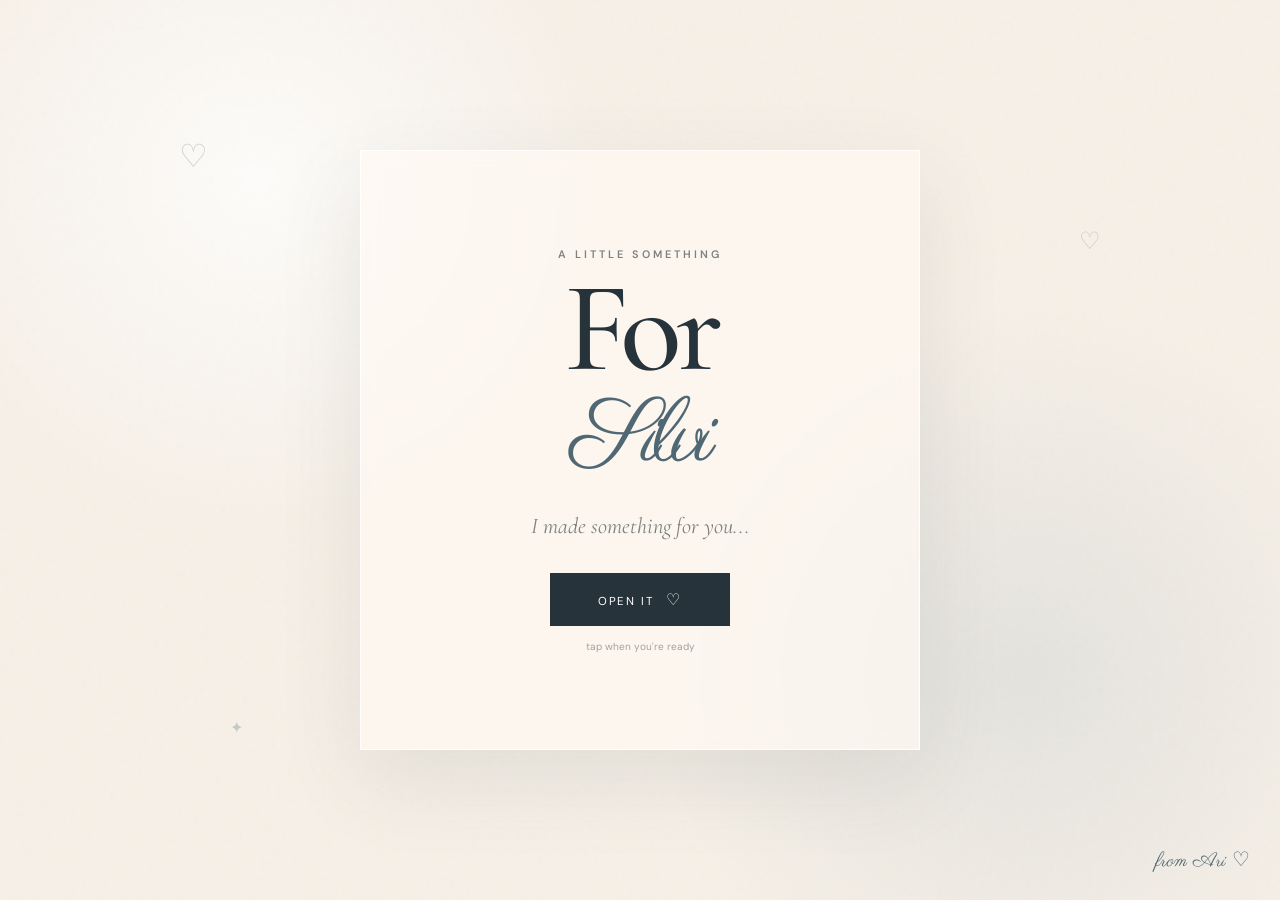
<file: index.html>
<!DOCTYPE html>
<html lang="id">
<head>
  <link rel="icon" type="image/png" href="assets/favicon.png">
  <meta charset="UTF-8">
  <meta name="viewport" content="width=device-width, initial-scale=1.0">
  <title>For Silvi ♡</title>
  <link rel="preconnect" href="https://fonts.googleapis.com">
  <link rel="preconnect" href="https://fonts.gstatic.com" crossorigin>
  <link href="https://fonts.googleapis.com/css2?family=Cormorant+Garamond:wght@400;500;600;700&family=DM+Sans:wght@400;500;600&family=Parisienne&display=swap" rel="stylesheet">
  <link rel="stylesheet" href="style.css">
</head>
<body>
  <main class="opening page-enter">
    <div class="grain"></div>
    <div class="floating-heart heart-1">♡</div>
    <div class="floating-heart heart-2">♡</div>
    <div class="floating-heart heart-3">✦</div>

    <section class="opening-card">
      <p class="eyebrow">A LITTLE SOMETHING</p>
      <h1>For<br><span>Silvi</span></h1>
      <p class="intro">I made something for you...</p>

      <button id="openButton" class="open-button">
        <span>OPEN IT</span>
        <span>♡</span>
      </button>

      <p class="hint">tap when you're ready</p>
    </section>

    <div class="corner-note">from Ari ♡</div>
  </main>

  <script src="script.js"></script>
</body>
</html>
</file>
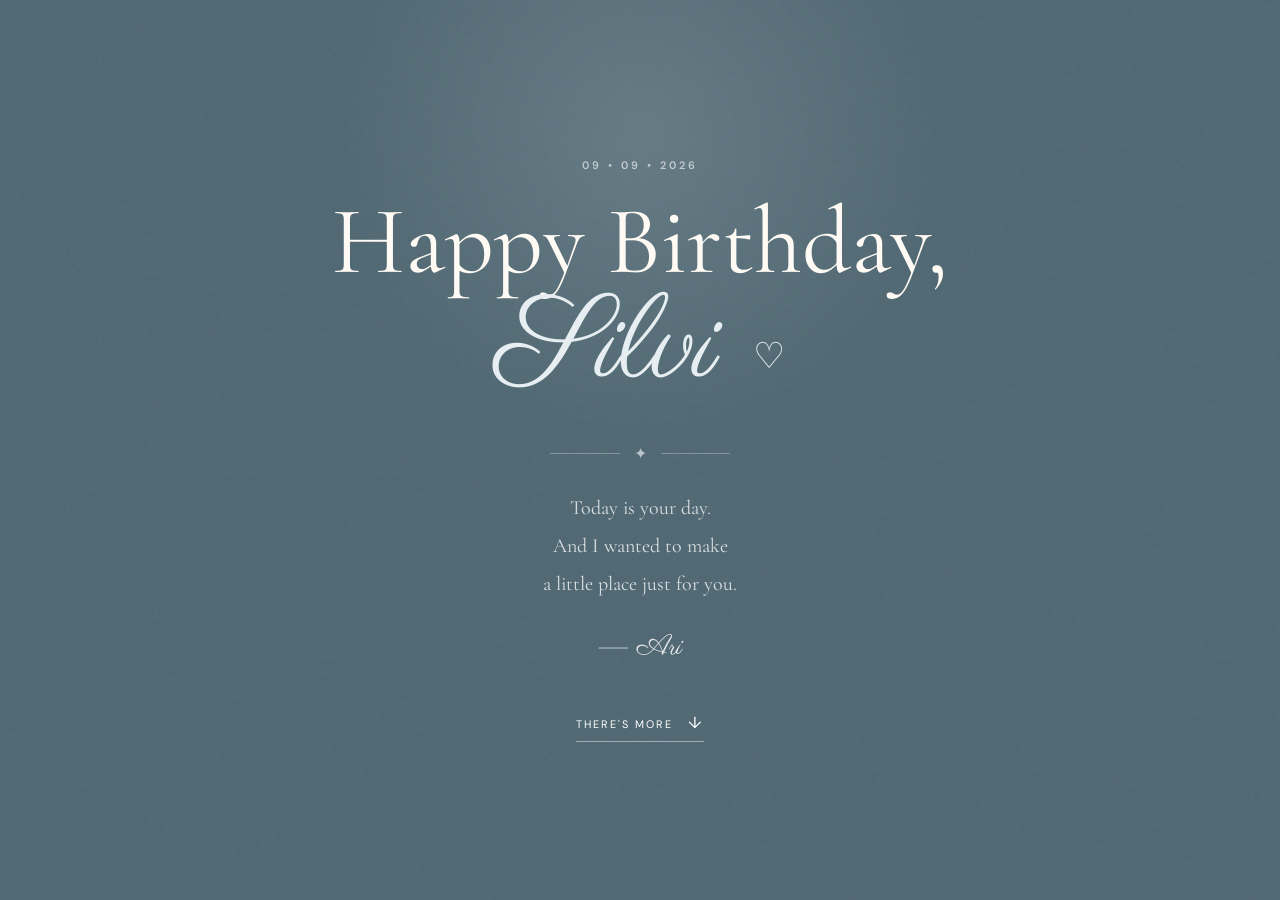
<file: birthday.html>
<!DOCTYPE html>
<html lang="id">
<head>
  <link rel="icon" type="image/png" href="assets/favicon.png">
  <meta charset="UTF-8">
  <meta name="viewport" content="width=device-width, initial-scale=1.0">
  <title>Happy Birthday, Silvi ♡</title>
  <link rel="preconnect" href="https://fonts.googleapis.com">
  <link rel="preconnect" href="https://fonts.gstatic.com" crossorigin>
  <link href="https://fonts.googleapis.com/css2?family=Cormorant+Garamond:wght@400;500;600;700&family=DM+Sans:wght@400;500;600&family=Parisienne&display=swap" rel="stylesheet">
  <link rel="stylesheet" href="style.css">
</head>
<body class="birthday-page">
  <main class="birthday-screen page-enter">
    <div class="grain"></div>
    <div id="hearts" aria-hidden="true"></div>

    <section class="birthday-content">
      <p class="eyebrow">09 • 09 • 2026</p>
      <h1>Happy Birthday,</h1>
      <h2>Silvi <span>♡</span></h2>

      <div class="divider"><span>✦</span></div>

      <p class="message">
        Today is your day.<br>
        And I wanted to make<br>
        a little place just for you.
      </p>

      <p class="signature">— Ari</p>

      <button id="continueButton" class="continue-button">
        <span>THERE'S MORE</span>
        <span>↓</span>
      </button>
    </section>
  </main>

  <script src="birthday.js"></script>
</body>
</html>
</file>
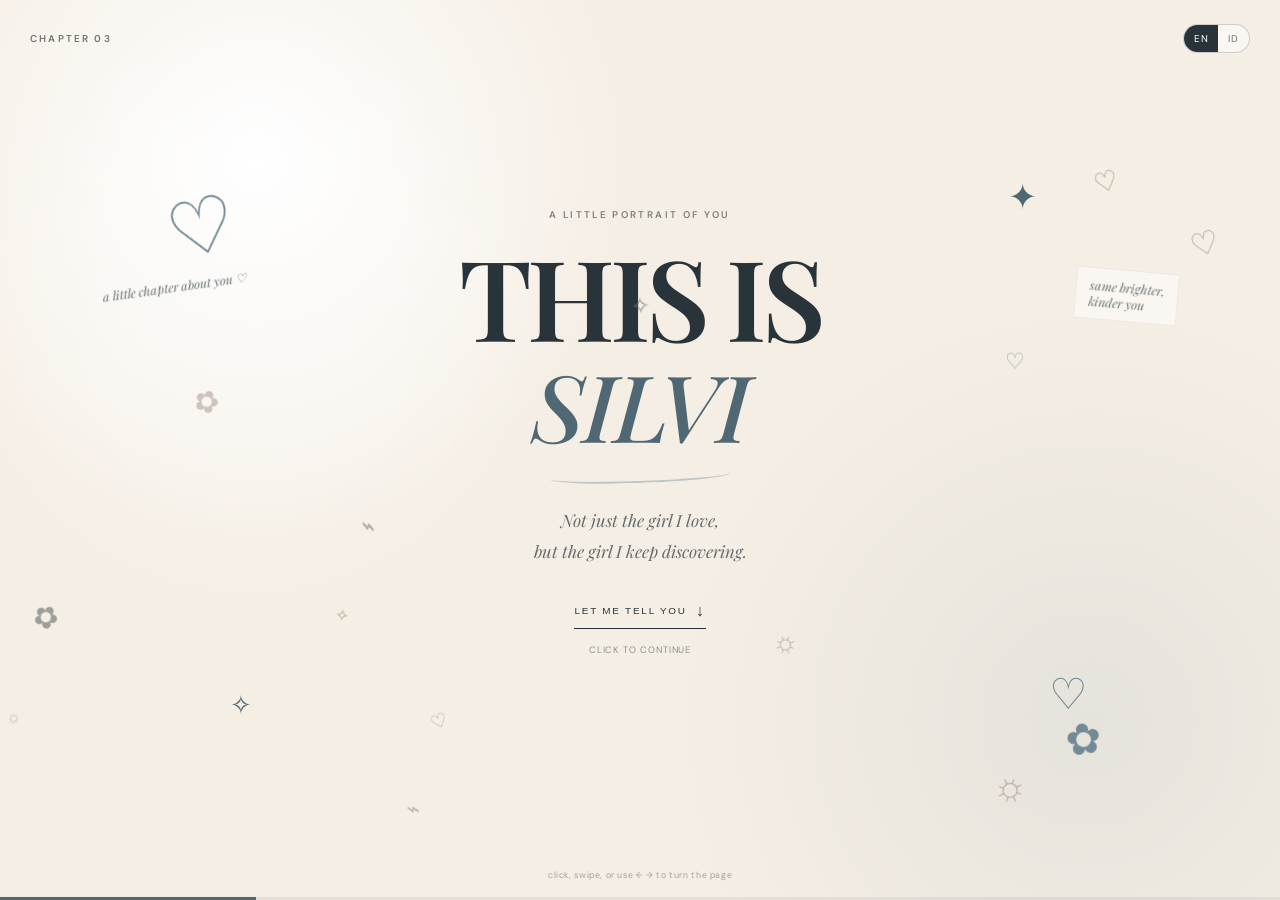
<file: chapter3.html>
<!DOCTYPE html>
<html lang="en">
<head>
  <link rel="icon" type="image/png" href="assets/favicon.png">
  <meta charset="UTF-8">
  <meta name="viewport" content="width=device-width, initial-scale=1.0">
  <title>This Is Silvi ♡</title>

  <link rel="preconnect" href="https://fonts.googleapis.com">
  <link rel="preconnect" href="https://fonts.gstatic.com" crossorigin>
  <link href="https://fonts.googleapis.com/css2?family=DM+Sans:wght@400;500;600&family=Playfair+Display:ital,wght@0,400;0,500;0,600;0,700;1,400;1,500;1,600&display=swap" rel="stylesheet">

  <link rel="stylesheet" href="chapter3.css">
</head>

<body class="chapter3-page">

  <div id="pageTransition" class="page-transition" aria-hidden="true"></div>

  <!-- Doodle rain layer -->
  <div id="doodleRain" class="doodle-rain" aria-hidden="true"></div>

  <header class="chapter-top">
    <span class="chapter-mark">CHAPTER 03</span>

    <div class="lang-switch" aria-label="Language">
      <button id="langEN" type="button">EN</button>
      <button id="langID" type="button">ID</button>
    </div>
  </header>

  <div class="progress">
    <span id="progressFill"></span>
  </div>

  <main class="book" id="book">

    <!-- =====================================================
         COVER
         ===================================================== -->
    <section class="page cover active" data-page="0">

      <div class="paper-glow"></div>

      <div class="doodle heart heart-1">♡</div>
      <div class="doodle heart heart-2">♡</div>
      <div class="doodle star star-1">✦</div>
      <div class="doodle star star-2">✧</div>
      <div class="doodle flower flower-1">✿</div>
      <div class="doodle tiny-note note-1">a little chapter about you ♡</div>
      <div class="doodle tiny-note note-2">same brighter,<br>kinder you</div>

      <div class="page-content cover-content">

        <p
          class="eyebrow"
          data-en="A LITTLE PORTRAIT OF YOU"
          data-id="SEDIKIT TENTANG KAMU">
        </p>

        <h1
          data-en="THIS IS<br><em>SILVI</em>"
          data-id="INI<br><em>SILVI</em>">
        </h1>

        <div class="scribble-line"></div>

        <p
          class="lead"
          data-en="Not just the girl I love,<br>but the girl I keep discovering."
          data-id="Bukan cuma seseorang yang aku sayang,<br>tapi seseorang yang terus aku kenal lebih dalam.">
        </p>

        <button class="next-btn cover-btn" data-next="1" type="button">
          <span
            data-en="LET ME TELL YOU"
            data-id="BIAR AKU CERITAIN">
          </span>
          <b>↓</b>
        </button>

        <p
          class="click-hint"
          data-en="click to continue"
          data-id="klik untuk lanjut">
        </p>

      </div>
    </section>


    <!-- =====================================================
         01 - TALKATIVE
         ===================================================== -->
    <section class="page dark" data-page="1">

      <div class="paper-tear left"></div>

      <div class="doodle speech">
        <span data-en="so many<br>stories..." data-id="banyak banget<br>cerita..."></span>
      </div>

      <div class="doodle sparkle sp-1">✦</div>
      <div class="doodle sparkle sp-2">✧</div>
      <div class="doodle little-envelope">♡</div>

      <div class="page-content story-content">

        <div class="number">01 / 04</div>

        <p
          class="eyebrow"
          data-en="THE TALKATIVE ONE"
          data-id="YANG BANYAK CERITA">
        </p>

        <h2
          data-en="You always<br>have something to say."
          data-id="Kamu selalu<br>punya sesuatu untuk diceritakan.">
        </h2>

        <p
          class="body-copy"
          data-en="You're talkative. Very talkative, actually.<br><br>You always have something to comment on, something to talk about, or somehow know a place I've never heard of before.<br><br>You can turn the simplest moment into a whole conversation."
          data-id="Kamu itu banyak bicara. Bangett.<br><br>Mesti ada sesuatu yang pengen kamu komentari, sesuatu yang pengen kamu ceritakan, atau entah gimana kamu mesti tau tempat yang bahkan belum pernah aku dengar.<br><br>Kamu bisa ngebuat hal sesederhana apa pun berubah jadi sebuah obrolan panjang.">
        </p>

        <p
          class="hand-note"
          data-en="And honestly... I like listening."
          data-id="Dan jujur... aku sukaa dengerinyaa.">
        </p>

        <button class="next-btn" data-next="2" type="button">
          <span data-en="NEXT" data-id="LANJUT"></span>
          <b>→</b>
        </button>
      </div>
    </section>


    <!-- =====================================================
         02 - OWN MIND
         ===================================================== -->
    <section class="page paper" data-page="2">

      <div class="doodle circle-note">
        <span data-en="keep<br>being<br>you ♡" data-id="tetap<br>jadi<br>dirimu ♡"></span>
      </div>

      <div class="doodle bow">୨୧</div>
      <div class="doodle star star-3">✦</div>
      <div class="doodle sketch-line">〰</div>

      <div class="page-content story-content">

        <div class="number">02 / 04</div>

        <p
          class="eyebrow"
          data-en="THE GIRL WITH HER OWN MIND"
          data-id="WANITA DENGAN PENDIRIANNYA SENDIRI">
        </p>

        <h2
          data-en="You know<br>what you want, then you learn it."
          data-id="Kamu tahu<br>apa yang kamu mau, lalu kamu belajar itu.">
        </h2>

        <p
          class="body-copy"
          data-en="One of the things I like about you is that you have your own mind.<br><br>You know what you like. You know what you don't like. And you don't simply change your mind because someone else thinks differently.<br><br>You have your own way of seeing things."
          data-id="Salah satu hal yang aku suka dari kamu adalah kamu punya pendirian sendiri.<br><br>Kamu tahu apa yang kamu suka. Kamu tahu apa yang nggak kamu suka. Dan kamu nggak gitu saja ngubah pendirian cuma karena orang lain punya pendapat berbeda.<br><br>Kamu punya caramu sendiri dalam melihat sesuatu.">
        </p>

        <p
          class="hand-note blue-note"
          data-en="And I think that's something special about you."
          data-id="Dan menurutku, itu salah satu hal yang ngebuat kamu istimewa.">
        </p>

        <button class="next-btn" data-next="3" type="button">
          <span data-en="NEXT" data-id="LANJUT"></span>
          <b>→</b>
        </button>
      </div>
    </section>


    <!-- =====================================================
         03 - SOFTER SIDE
         ===================================================== -->
    <section class="page blue" data-page="3">

      <div class="doodle cloud">☁</div>
      <div class="doodle cloud-heart">♡</div>
      <div class="doodle sun">☼</div>
      <div class="doodle star star-4">☆</div>

      <div class="page-content story-content">

        <div class="number">03 / 04</div>

        <p
          class="eyebrow"
          data-en="THE SIDE I KNOW"
          data-id="SISI YANG AKU TAHU">
        </p>

        <h2
          data-en="You don't always<br>have to be strong."
          data-id="Kamu nggak harus<br>selalu kuat.">
        </h2>

        <p
          class="body-copy"
          data-en="People might see you as independent. Someone who can handle things on her own.<br><br>But I know there's another side of you.<br><br>A softer side. A little spoiled. A little vulnerable. A side that doesn't always have to pretend she's okay."
          data-id="Orang mungkin ngelihatmu sebagai seseorang yang mandiri. Seseorang yang bisa menghadapi semuanya sendiri.<br><br>Tapi aku tau ada sisi lain dari dirimu.<br><br>Sisi yang lebih lembut. Sedikit manja. Sedikit rentan. Sisi yang nggak selalu harus berpura-pura baik-baik saja.">
        </p>

        <p
          class="hand-note light-note"
          data-en="You don't have to be strong around me."
          data-id="Kamu nggak harus selalu kuat kalau sama aku.">
        </p>

        <button class="next-btn light-btn" data-next="4" type="button">
          <span data-en="ONE LAST THING" data-id="SATU HAL LAGI"></span>
          <b>→</b>
        </button>
      </div>
    </section>


    <!-- =====================================================
         04 - THIS IS YOU
         ===================================================== -->
    <section class="page final" data-page="4">

      <div class="doodle final-heart">♡</div>
      <div class="doodle final-star">✦</div>
      <div class="doodle final-flower">✿</div>

      <div class="page-content story-content">

        <div class="number">04 / 04</div>

        <p
          class="eyebrow"
          data-en="THIS IS YOU"
          data-id="INI KAMU">
        </p>

        <h2
          data-en="I wouldn't<br>change you."
          data-id="Aku nggak akan<br>mengubahmu.">
        </h2>

        <p
          class="body-copy"
          data-en="The talkative you.<br>The independent you.<br>The stubborn you.<br>The funny you.<br>The spoiled you.<br>The vulnerable you.<br><br>All of it."
          data-id="Kamu yang cerewet.<br>Kamu yang mandiri.<br>Kamu yang punya pendirian.<br>Kamu yang suka bercanda.<br>Kamu yang manja.<br>Kamu yang rentan.<br><br>Semuanya.">
        </p>

        <div
          class="final-line"
          data-en="If someone asked me now,<br>“What is Silvi like?”<br><strong>Silvi is just Silvi :D</strong>"
          data-id="Kalau sekarang ada yang bertanya,<br>“Silvi itu orangnya seperti apa?”<br><strong>Silvi ya Silvi :D</strong>">
        </div>

        <a
          class="home-btn"
          href="chapter4/chapter4.html"
          data-en="NEXT CHAPTER →"
          data-id="CHAPTER BERIKUTNYA →">
        </a>
      </div>
    </section>

  </main>

  <div
    id="hint"
    class="hint"
    data-en="click, swipe, or use ← → to turn the page"
    data-id="klik, swipe, atau gunakan ← → untuk berpindah halaman">
  </div>

  <script src="chapter3.js"></script>
</body>
</html>
</file>
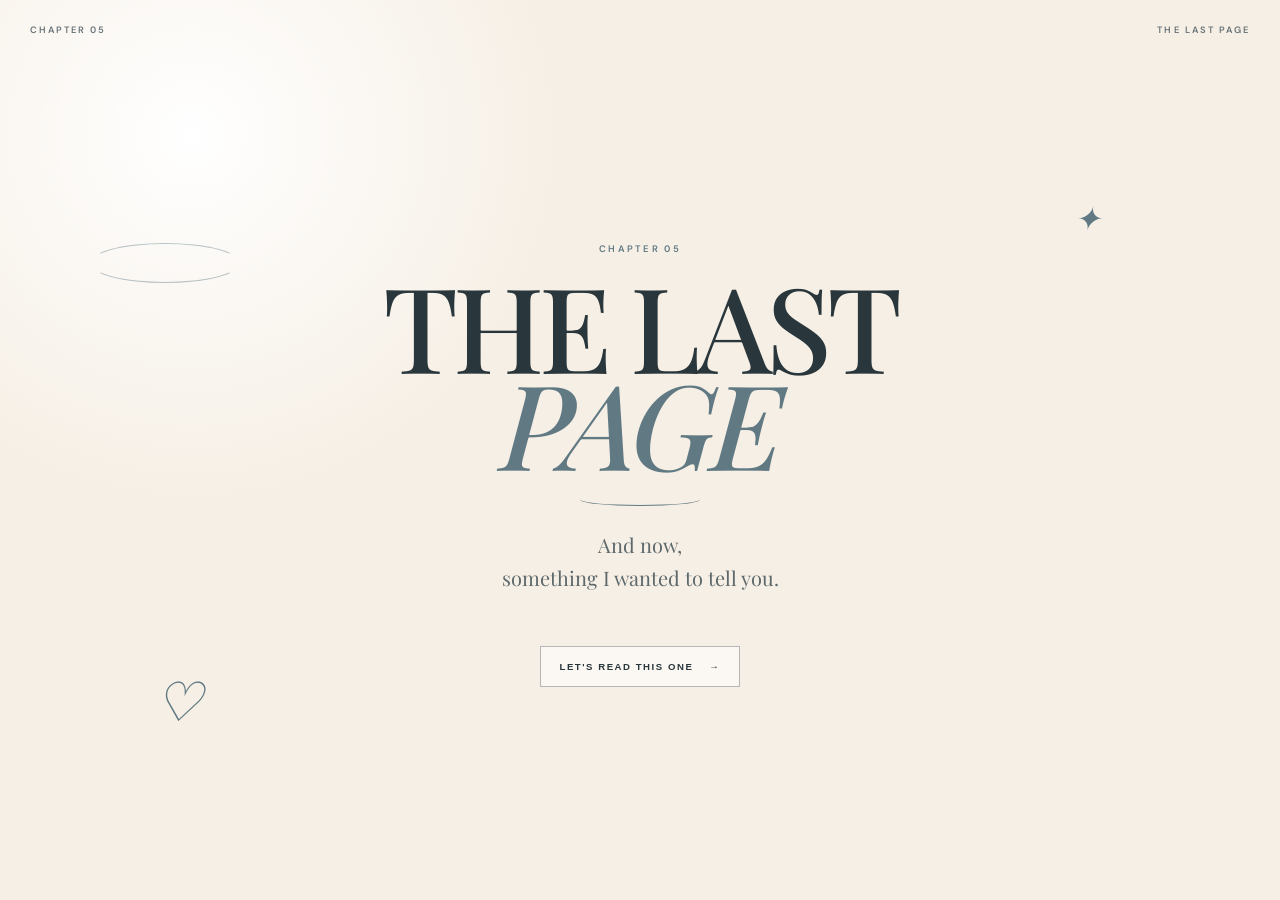
<file: chapter5.html>
<!DOCTYPE html><html lang="en"><head><link rel="icon" type="image/png" href="assets/favicon.png"><meta charset="UTF-8"><meta name="viewport" content="width=device-width,initial-scale=1.0"><title>The Last Page ♡</title><link rel="preconnect" href="https://fonts.googleapis.com"><link rel="preconnect" href="https://fonts.gstatic.com" crossorigin><link href="https://fonts.googleapis.com/css2?family=DM+Sans:wght@400;500;600&family=Parisienne&family=Playfair+Display:ital,wght@0,400;0,500;0,600;0,700;1,400;1,500&display=swap" rel="stylesheet"><link rel="stylesheet" href="chapter5.css"></head><body><div id="rain" class="rain"></div><div id="transition" class="transition"><span>♡</span><span>✦</span><span>✿</span></div><header class="top"><span>CHAPTER 05</span><span>THE LAST PAGE</span></header><main id="book">
<section class="page active"><i class="doodle heart">♡</i><i class="doodle star">✦</i><i class="scribble a"></i><div class="content"><p class="eyebrow">CHAPTER 05</p><h1>THE LAST<br><em>PAGE</em></h1><div class="line"></div><p class="lead">And now,<br>something I wanted to tell you.</p><button class="main next" data-target="1">LET'S READ THIS ONE <b>→</b></button></div></section>
<section class="page"><i class="doodle flower">✿</i><i class="doodle star two">✧</i><div class="content"><p class="count">01 / 03</p><p class="eyebrow">IF I HAD TO DESCRIBE US</p><h2>I don't think I need<br>a <em>perfect story.</em></h2><div class="card"><p>I just like the one where<br>I get to know you<br>a little more every day.</p><span>and I mean that. ♡</span></div><button class="text next" data-target="2">NEXT <b>→</b></button></div></section>
<section class="page"><i class="doodle heart two">♡</i><i class="doodle flower two">✿</i><div class="content"><p class="count">02 / 03</p><p class="eyebrow">THINGS I HOPE FOR YOU</p><h2>Keep being<br><em>you.</em></h2><div class="hopes"><p>I hope you keep being the girl who has something to say about everything.</p><p>I hope you keep finding new places, making random jokes, and doing things your own way.</p><p>And when things get heavy,</p><p class="soft">I hope you remember that<br>you don't always have to be strong.</p></div><p class="hand">take your time ♡</p><button class="text next" data-target="3">ONE MORE <b>→</b></button></div></section>
<section class="page"><i class="doodle big">♡</i><i class="scribble b"></i><div class="content"><p class="count">03 / 03</p><p class="eyebrow">ONE MORE THING</p><p class="intro">Among all the things<br>I got to know about you,</p><p class="hand">my favorite one is simply...</p><h2>that somehow,<br>you became<br><em>my person.</em></h2><button class="main next" data-target="4">OPEN MY LAST MESSAGE <b>♡</b></button></div></section>
<section class="page final"><i class="doodle final-star">✦</i><i class="doodle final-heart">♡</i><div class="final-layout"><div class="photo"><img src="assets/silvi-final.jpg" alt="Silvi with birthday cake" onerror="this.style.display='none';document.getElementById('ph').style.display='flex'"><div id="ph"><strong>YOUR PHOTO</strong><small>replace with assets/silvi-final.jpg</small></div><span>one of my favorite views ♡</span></div><div class="message"><p class="eyebrow">ONE LAST THING</p><h2>Happy Birthday,<br><em>Silvi ♡</em></h2><div class="line left"></div><p>Keep laughing.<br>Keep talking about everything.<br>Keep becoming the person<br>you're meant to be.</p><p class="muted">I hope this year is kind to you.<br>And I hope you know how loved you are.</p><div class="signature">— Ari</div><div class="date">25.07.2026 → ∞</div></div></div><button id="again" class="again">HOME ↗</button></section></main><script src="chapter5.js"></script></body></html>
</file>
<file: style.css>
* {
  box-sizing: border-box;
  margin: 0;
  padding: 0;
}

:root {
  --cream: #f6f0e7;
  --paper: #fffaf3;
  --ink: #27333a;
  --muted: #7d817f;
  --blue: #829baa;
  --blue-dark: #506873;
}

html, body {
  min-height: 100%;
}

body {
  color: var(--ink);
  font-family: "DM Sans", sans-serif;
  overflow-x: hidden;
}

button {
  font: inherit;
}

.opening {
  min-height: 100svh;
  position: relative;
  display: grid;
  place-items: center;
  overflow: hidden;
  background:
    radial-gradient(circle at 20% 20%, rgba(255,255,255,.8), transparent 28%),
    radial-gradient(circle at 80% 75%, rgba(130,155,170,.16), transparent 30%),
    var(--cream);
}

.grain {
  position: absolute;
  inset: 0;
  pointer-events: none;
  opacity: .15;
  background-image: url("data:image/svg+xml,%3Csvg viewBox='0 0 180 180' xmlns='http://www.w3.org/2000/svg'%3E%3Cfilter id='n'%3E%3CfeTurbulence type='fractalNoise' baseFrequency='.9' numOctaves='3' stitchTiles='stitch'/%3E%3C/filter%3E%3Crect width='100%25' height='100%25' filter='url(%23n)' opacity='.22'/%3E%3C/svg%3E");
}

.opening-card {
  position: relative;
  z-index: 2;
  width: min(88%, 560px);
  min-height: 600px;
  padding: 70px 35px;
  display: flex;
  flex-direction: column;
  justify-content: center;
  align-items: center;
  text-align: center;
  background: rgba(255,250,243,.68);
  border: 1px solid rgba(255,255,255,.8);
  box-shadow: 0 30px 80px rgba(56, 67, 72, .10);
  backdrop-filter: blur(10px);
}

.eyebrow {
  font-size: .68rem;
  letter-spacing: .28em;
  font-weight: 600;
  color: var(--muted);
}

.opening-card h1 {
  margin-top: 22px;
  font-family: "Cormorant Garamond", serif;
  font-size: clamp(4.5rem, 15vw, 8rem);
  line-height: .72;
  font-weight: 500;
  letter-spacing: -.05em;
}

.opening-card h1 span {
  font-family: "Parisienne", cursive;
  font-size: .72em;
  color: var(--blue-dark);
}

.intro {
  margin-top: 38px;
  color: var(--muted);
  font-family: "Cormorant Garamond", serif;
  font-size: 1.4rem;
  font-style: italic;
}

.open-button,
.continue-button {
  cursor: pointer;
}

.open-button {
  margin-top: 34px;
  border: 1px solid var(--ink);
  background: var(--ink);
  color: white;
  padding: 15px 25px;
  min-width: 180px;
  letter-spacing: .16em;
  font-size: .72rem;
  transition: transform .25s ease, background .25s ease;
}

.open-button:hover {
  transform: translateY(-3px);
  background: var(--blue-dark);
}

.open-button span + span {
  margin-left: 8px;
  font-size: 1rem;
}

.hint {
  margin-top: 14px;
  font-size: .63rem;
  color: #a0a19e;
}

.corner-note {
  position: absolute;
  right: 30px;
  bottom: 25px;
  font-family: "Parisienne", cursive;
  font-size: 1.25rem;
  color: var(--blue-dark);
  z-index: 3;
}

.floating-heart {
  position: absolute;
  color: var(--blue-dark);
  opacity: .28;
  animation: float 5s ease-in-out infinite;
  z-index: 1;
}

.heart-1 { top: 15%; left: 14%; font-size: 2rem; }
.heart-2 { right: 14%; top: 25%; font-size: 1.5rem; animation-delay: 1s; }
.heart-3 { left: 18%; bottom: 18%; font-size: 1rem; animation-delay: 2s; }

.birthday-screen {
  min-height: 100svh;
  position: relative;
  display: grid;
  place-items: center;
  overflow: hidden;
  background:
    radial-gradient(circle at 50% 15%, rgba(255,255,255,.12), transparent 30%),
    var(--blue-dark);
  color: var(--paper);
}

.birthday-content {
  position: relative;
  z-index: 2;
  text-align: center;
  padding: 60px 25px;
}

.birthday-content .eyebrow {
  color: rgba(255,255,255,.62);
}

.birthday-content h1 {
  margin-top: 28px;
  font-family: "Cormorant Garamond", serif;
  font-weight: 400;
  font-size: clamp(3.5rem, 10vw, 6rem);
  line-height: .88;
}

.birthday-content h2 {
  margin-top: 5px;
  font-family: "Parisienne", cursive;
  font-weight: 400;
  font-size: clamp(4.5rem, 14vw, 7.5rem);
  line-height: 1;
  color: #e6eef1;
}

.birthday-content h2 span {
  font-family: "DM Sans", sans-serif;
  font-size: .3em;
  vertical-align: middle;
}

.divider {
  margin: 34px auto 25px;
  display: flex;
  align-items: center;
  gap: 14px;
  width: 180px;
  color: rgba(255,255,255,.6);
}

.divider::before,
.divider::after {
  content: "";
  height: 1px;
  flex: 1;
  background: rgba(255,255,255,.28);
}

.message {
  color: rgba(255,255,255,.78);
  line-height: 1.9;
  font-family: "Cormorant Garamond", serif;
  font-size: 1.25rem;
}

.signature {
  margin-top: 25px;
  font-family: "Parisienne", cursive;
  font-size: 1.8rem;
  color: rgba(255,255,255,.82);
}

.continue-button {
  margin-top: 48px;
  background: transparent;
  border: 0;
  color: white;
  font-size: .68rem;
  letter-spacing: .18em;
  border-bottom: 1px solid rgba(255,255,255,.45);
  padding-bottom: 8px;
}

.continue-button span + span {
  margin-left: 10px;
  font-size: 1rem;
}

#hearts {
  position: absolute;
  inset: 0;
  pointer-events: none;
}

.confetti-heart {
  position: absolute;
  top: -30px;
  color: rgba(255,255,255,.65);
  animation: fall linear forwards;
}

.page-enter {
  animation: pageEnter .9s ease both;
}

.page-leave {
  animation: pageLeave .55s ease both;
}

@keyframes pageEnter {
  from { opacity: 0; transform: scale(1.02); }
  to { opacity: 1; transform: scale(1); }
}

@keyframes pageLeave {
  to { opacity: 0; transform: scale(.985); }
}

@keyframes float {
  0%, 100% { transform: translateY(0) rotate(-4deg); }
  50% { transform: translateY(-16px) rotate(5deg); }
}

@keyframes fall {
  from { transform: translateY(0) rotate(0deg); opacity: 0; }
  15% { opacity: 1; }
  to { transform: translateY(110vh) rotate(360deg); opacity: 0; }
}

@media (max-width: 600px) {
  .opening-card {
    min-height: 570px;
    padding: 55px 25px;
  }

  .corner-note {
    right: 20px;
    bottom: 18px;
  }

  .heart-1 { left: 7%; }
  .heart-2 { right: 8%; }
}

/* =========================================================
   RESPONSIVE PATCH — GLOBAL PAGES
   Keeps the original animations/effects intact.
   ========================================================= */
html, body { width:100%; min-height:100%; }
body { overflow-x:hidden; }
.opening, .birthday-screen { min-height:100dvh; width:100%; }
.opening-card { width:min(88vw,560px); min-height:min(600px,82dvh); padding:clamp(36px,7vh,70px) clamp(20px,5vw,35px); }
.opening-card h1 { font-size:clamp(3.5rem,12vw,8rem); }
.intro { font-size:clamp(1.05rem,2.5vw,1.4rem); }
.birthday-content { width:min(92vw,720px); padding:clamp(32px,7vh,60px) clamp(16px,4vw,25px); }
.birthday-content h1 { font-size:clamp(2.8rem,8vw,6rem); }
.birthday-content h2 { font-size:clamp(3.8rem,11vw,7.5rem); }
.message { font-size:clamp(1rem,2.5vw,1.25rem); }
.divider { width:min(180px,48vw); }
.continue-button { margin-top:clamp(28px,5vh,48px); }
@media (max-width:600px) {
  .opening-card { width:92vw; min-height:min(570px,82dvh); }
  .corner-note { right:16px; bottom:14px; font-size:1rem; }
  .birthday-content { padding-top:72px; padding-bottom:48px; }
}
@media (max-height:700px) and (min-width:601px) {
  .opening-card { min-height:86dvh; padding-block:28px; }
  .birthday-content { padding-block:28px; }
  .birthday-content h1 { margin-top:18px; }
  .divider { margin-block:20px; }
  .continue-button { margin-top:26px; }
}
@media (max-height:620px) {
  .opening-card { min-height:90dvh; }
  .opening-card h1 { font-size:clamp(3rem,12vh,5.5rem); }
  .intro { margin-top:20px; }
  .open-button { margin-top:22px; }
  .birthday-content { padding-block:20px; }
  .birthday-content h1 { margin-top:12px; }
  .birthday-content h2 { font-size:clamp(3.2rem,15vh,6rem); }
  .message { line-height:1.55; }
  .signature { margin-top:14px; }
  .continue-button { margin-top:20px; }
}
</file>
<file: chapter3.css>
/* =========================================================
   CHAPTER 3 — EDITORIAL SCRAPBOOK + DOODLE RAIN
   ========================================================= */

* {
  box-sizing: border-box;
  margin: 0;
  padding: 0;
}

:root {
  --cream: #f5eee4;
  --paper: #fffaf2;
  --ink: #29343a;
  --muted: #7d817f;
  --blue: #718a95;
  --blue-dark: #506873;
  --white-soft: #fffaf3;
}

html,
body {
  width: 100%;
  height: 100%;
  overflow: hidden;
}

body {
  font-family: "DM Sans", sans-serif;
  color: var(--ink);
  background: var(--cream);
}

/* ---------------------------------------------------------
   HEADER
   --------------------------------------------------------- */

.chapter-top {
  position: fixed;
  z-index: 50;
  top: 24px;
  left: 30px;
  right: 30px;

  display: flex;
  align-items: center;
  justify-content: space-between;
}

.chapter-mark {
  font-size: 0.62rem;
  font-weight: 600;
  letter-spacing: 0.22em;
  color: #6e7473;
}

.lang-switch {
  display: flex;
  overflow: hidden;
  border: 1px solid #29343a35;
  border-radius: 999px;
  background: #ffffff80;
  backdrop-filter: blur(8px);
}

.lang-switch button {
  border: 0;
  padding: 7px 10px;
  background: transparent;

  color: #6e7473;

  font-family: "DM Sans", sans-serif;
  font-size: 0.62rem;
  letter-spacing: 0.08em;

  cursor: pointer;

  transition:
    background 0.25s ease,
    color 0.25s ease;
}

.lang-switch button.active {
  color: #fff;
  background: var(--ink);
}

/* ---------------------------------------------------------
   PROGRESS
   --------------------------------------------------------- */

.progress {
  position: fixed;
  z-index: 60;
  left: 0;
  bottom: 0;

  width: 100%;
  height: 3px;

  background: #29343a12;
}

.progress span {
  display: block;

  height: 100%;
  width: 20%;

  background: var(--blue-dark);

  transition: width 0.9s cubic-bezier(0.77, 0, 0.18, 1);
}

/* ---------------------------------------------------------
   PAGE SYSTEM
   --------------------------------------------------------- */

.book {
  position: relative;

  width: 100%;
  height: 100svh;
}

.page {
  position: absolute;
  inset: 0;

  display: flex;
  align-items: center;
  justify-content: center;

  padding: 75px 20px 90px;

  overflow-x: hidden;
  overflow-y: auto;
  overscroll-behavior: contain;
  -webkit-overflow-scrolling: touch;

  visibility: hidden;
  opacity: 0;

  transform: translate3d(8%, 0, 0) scale(0.985);

  transition:
    opacity 0.65s ease,
    transform 0.95s cubic-bezier(0.77, 0, 0.18, 1),
    visibility 0s linear 0.95s;

  will-change: transform, opacity;
}

.page.active {
  visibility: visible;
  opacity: 1;
  transform: translate3d(0, 0, 0) scale(1);
  transition-delay: 0s;
}

.page.exit {
  opacity: 0;
  transform: translate3d(-8%, 0, 0) scale(0.985);
}

/* ---------------------------------------------------------
   BACKGROUNDS
   --------------------------------------------------------- */

.cover {
  background:
    radial-gradient(
      circle at 20% 18%,
      #ffffff,
      transparent 30%
    ),
    radial-gradient(
      circle at 85% 80%,
      #829baa22,
      transparent 32%
    ),
    var(--cream);
}

.dark {
  color: var(--white-soft);
  background: var(--blue-dark);
}

.paper {
  color: var(--ink);
  background: var(--paper);
}

.blue {
  color: white;
  background: var(--blue);
}

.final {
  color: var(--white-soft);
  background: var(--ink);
}

/* ---------------------------------------------------------
   PAPER TEXTURE
   --------------------------------------------------------- */

.page::before {
  content: "";
  position: absolute;
  inset: 0;

  pointer-events: none;

  opacity: 0.13;

  background-image:
    radial-gradient(#29343a12 0.7px, transparent 0.7px),
    radial-gradient(#29343a0b 0.7px, transparent 0.7px);

  background-size: 16px 16px, 23px 23px;
  background-position: 0 0, 7px 11px;
}

/* subtle warm glow on cover */
.paper-glow {
  position: absolute;
  width: 36vw;
  height: 36vw;

  border-radius: 50%;

  background: #ffffff55;
  filter: blur(70px);

  pointer-events: none;
}

/* ---------------------------------------------------------
   CONTENT
   --------------------------------------------------------- */

.page-content {
  position: relative;
  z-index: 10;

  width: min(90%, 650px);
  flex: 0 0 auto;
  margin: auto;
  padding: 12px 0 18px;

  text-align: center;
}

.eyebrow {
  font-size: 0.61rem;
  font-weight: 600;

  letter-spacing: 0.24em;

  color: var(--muted);
}

.dark .eyebrow,
.blue .eyebrow,
.final .eyebrow {
  color: #ffffffa8;
}

/* ---------------------------------------------------------
   COVER
   --------------------------------------------------------- */

.cover h1 {
  margin: 25px 0 28px;

  font-family: "Playfair Display", serif;
  font-size: clamp(4rem, 13vw, 7rem);
  font-weight: 600;
  line-height: 0.9;

  letter-spacing: -0.045em;
}

.cover h1 em {
  display: inline-block;

  margin-top: 4px;

  color: var(--blue-dark);

  font-family: "Playfair Display", serif;
  font-size: 0.83em;
  font-style: italic;
  font-weight: 500;

  line-height: 0.95;

  letter-spacing: -0.02em;
}

.scribble-line {
  width: 180px;
  height: 14px;

  margin: -7px auto 22px;

  border-bottom: 2px solid #718a9566;
  border-radius: 50%;

  transform: rotate(-2deg);
}

.lead {
  color: #646b6d;

  font-family: "Playfair Display", serif;
  font-size: 1.05rem;
  font-style: italic;
  line-height: 1.8;
}

.click-hint {
  margin-top: 15px;

  color: #89908f;

  font-size: 0.58rem;
  letter-spacing: 0.09em;
  text-transform: uppercase;
}

/* ---------------------------------------------------------
   STORY
   --------------------------------------------------------- */

.number {
  margin-bottom: 10px;

  font-size: 0.62rem;
  letter-spacing: 0.18em;

  opacity: 0.58;
}

.story-content h2 {
  margin-top: 24px;

  font-family: "Playfair Display", serif;
  font-size: clamp(3rem, 8.5vw, 5.4rem);
  font-weight: 500;
  line-height: 0.98;

  letter-spacing: -0.04em;
}

.body-copy {
  max-width: 535px;

  margin: 30px auto 0;

  color: #ffffffbf;

  font-size: 0.9rem;
  line-height: 1.8;
}

.paper .body-copy {
  color: #60696b;
}

.hand-note {
  margin-top: 28px;

  color: #fff;

  font-family: "Playfair Display", serif;
  font-size: 1.25rem;
  font-style: italic;
  font-weight: 500;
  line-height: 1.5;
}

.paper .hand-note {
  color: var(--blue-dark);
}

.next-btn {
  display: inline-flex;
  gap: 9px;
  align-items: center;
  justify-content: center;

  margin-top: 38px;
  padding: 0 0 8px;

  border: 0;
  border-bottom: 1px solid currentColor;

  color: inherit;
  background: transparent;

  font-size: 0.62rem;
  letter-spacing: 0.18em;

  cursor: pointer;

  transition:
    transform 0.25s ease,
    opacity 0.25s ease;
}

.next-btn:hover {
  transform: translateY(-3px);
  opacity: 1;
}

.next-btn b {
  font-size: 1rem;
  font-weight: 400;
}

.light-btn {
  color: #fff;
}

/* ---------------------------------------------------------
   DOODLES
   --------------------------------------------------------- */

.doodle {
  position: absolute;
  z-index: 5;

  pointer-events: none;
  user-select: none;

  will-change: transform;

  animation: floatDoodle 5s ease-in-out infinite;
}

.heart {
  font-family: "Playfair Display", serif;
  color: var(--blue);
}

.heart-1 {
  top: 19%;
  left: 13%;

  font-size: 4.8rem;

  transform: rotate(-14deg);
}

.heart-2 {
  right: 15%;
  bottom: 20%;

  font-size: 2.7rem;

  animation-delay: 0.8s;
}

.star {
  font-family: "Playfair Display", serif;
  color: var(--blue-dark);
}

.star-1 {
  top: 19%;
  right: 19%;

  font-size: 2.2rem;

  animation-delay: 0.4s;
}

.star-2 {
  left: 18%;
  bottom: 20%;

  font-size: 1.6rem;

  animation-delay: 1.2s;
}

.flower {
  right: 14%;
  bottom: 15%;

  color: var(--blue);

  font-family: "Playfair Display", serif;
  font-size: 2.7rem;

  transform: rotate(-9deg);
}

.tiny-note {
  color: #677274;

  font-family: "Playfair Display", serif;
  font-size: 0.78rem;
  font-style: italic;
  line-height: 1.3;
  text-align: left;
}

.note-1 {
  left: 8%;
  top: 31%;

  transform: rotate(-8deg);
}

.note-2 {
  right: 8%;
  top: 30%;

  padding: 9px 13px;

  border: 1px solid #29343a12;

  background: #fff8;

  transform: rotate(5deg);
}

/* Speech bubble */

.speech {
  top: 19%;
  left: 9%;

  padding: 17px 19px;

  border: 1px solid #ffffff88;
  border-radius: 50%;

  color: white;

  font-family: "Playfair Display", serif;
  font-size: 1.05rem;
  font-style: italic;
  line-height: 1.05;

  transform: rotate(-8deg);
  animation: wiggle 6s ease-in-out infinite;
}

.sparkle {
  color: white;

  font-family: "Playfair Display", serif;
  font-size: 2.3rem;
}

.sp-1 {
  right: 19%;
  top: 28%;
}

.sp-2 {
  left: 14%;
  bottom: 23%;

  animation-delay: 0.8s;
}

.little-envelope {
  right: 15%;
  bottom: 17%;

  color: white;

  font-family: "Playfair Display", serif;
  font-size: 2.8rem;
}

.circle-note {
  top: 20%;
  right: 10%;

  padding: 15px;

  border: 1px solid #50687366;
  border-radius: 50%;

  color: var(--blue-dark);

  font-size: 0.7rem;
  font-weight: 500;
  line-height: 1.15;
  text-align: center;

  transform: rotate(7deg);
}

.bow {
  left: 11%;
  bottom: 17%;

  color: var(--blue-dark);

  font-family: "Playfair Display", serif;
  font-size: 3rem;
}

.star-3 {
  left: 17%;
  top: 19%;

  color: var(--blue-dark);

  font-size: 2.2rem;
}

.sketch-line {
  right: 17%;
  bottom: 25%;

  color: #d39d98;

  font-family: "Playfair Display", serif;
  font-size: 3rem;

  transform: rotate(-5deg);
}

.cloud {
  right: 14%;
  top: 19%;

  color: white;

  font-family: "Playfair Display", serif;
  font-size: 4rem;
}

.cloud-heart {
  right: 11%;
  top: 25%;

  color: white;

  font-family: "Playfair Display", serif;
  font-size: 2rem;
}

.sun {
  left: 15%;
  bottom: 18%;

  color: white;

  font-family: "Playfair Display", serif;
  font-size: 3rem;
}

.star-4 {
  left: 15%;
  top: 18%;

  color: white;

  font-family: "Playfair Display", serif;
  font-size: 2.5rem;
}

.final-heart {
  left: 17%;
  top: 20%;

  color: #fff;

  font-family: "Playfair Display", serif;
  font-size: 4rem;
}

.final-star {
  right: 18%;
  top: 25%;

  color: #fff;

  font-family: "Playfair Display", serif;
  font-size: 2.5rem;
}

.final-flower {
  right: 15%;
  bottom: 20%;

  color: #fff;

  font-family: "Playfair Display", serif;
  font-size: 3rem;
}

/* ---------------------------------------------------------
   FINAL
   --------------------------------------------------------- */

.final-line {
  margin-top: 30px;

  color: #ffffffcc;

  font-family: "Playfair Display", serif;
  font-size: 1.25rem;
  line-height: 1.6;
}

.final-line strong {
  display: block;

  margin-top: 10px;

  color: white;

  font-family: "Playfair Display", serif;
  font-size: 2.7rem;
  font-style: italic;
  font-weight: 600;

  line-height: 1.1;
}

.home-btn {
  display: inline-block;

  margin-top: 40px;
  padding: 13px 20px;

  border: 1px solid #ffffff55;

  color: white;
  text-decoration: none;

  font-size: 0.61rem;
  letter-spacing: 0.15em;

  transition:
    background 0.3s ease,
    color 0.3s ease,
    transform 0.3s ease;
}

.home-btn:hover {
  color: var(--ink);
  background: white;
  transform: translateY(-2px);
}

/* ---------------------------------------------------------
   DOODLE RAIN — JavaScript-driven continuous falling
   --------------------------------------------------------- */

.doodle-rain {
  position: fixed;
  z-index: 25;
  inset: 0;

  overflow: hidden;
  pointer-events: none;
}

.rain-doodle {
  position: fixed;

  top: 0;
  left: 0;

  display: block;

  font-family: "Playfair Display", serif;
  font-weight: 400;
  line-height: 1;

  opacity: 0;

  pointer-events: none;
  user-select: none;

  will-change: transform, opacity;
}

.rain-doodle.soft {
  filter: blur(0.25px);
}

.rain-doodle.blur {
  filter: blur(1.2px);
}

/* ---------------------------------------------------------
   BOTTOM HINT
   --------------------------------------------------------- */

.hint {
  position: fixed;
  z-index: 45;

  left: 50%;
  bottom: 8px;

  transform: translateX(-50%);

  color: #7b807f;

  font-size: 0.56rem;
  letter-spacing: 0.08em;
  max-width: calc(100vw - 32px);
  white-space: nowrap;
  text-align: center;

  padding: 3px 10px;
  border-radius: 999px;
  background: rgba(245, 238, 228, 0.58);
  backdrop-filter: blur(4px);

  opacity: 0.72;

  transition: opacity 0.4s ease;
}

/* ---------------------------------------------------------
   ANIMATIONS
   --------------------------------------------------------- */

@keyframes floatDoodle {
  0%,
  100% {
    translate: 0 0;
  }

  50% {
    translate: 0 -8px;
  }
}

@keyframes wiggle {
  0%,
  100% {
    rotate: -8deg;
  }

  50% {
    rotate: -4deg;
  }
}

@keyframes doodleFall {
  0% {
    opacity: 0;
    transform:
      translate3d(0, -8vh, 0)
      rotate(var(--start-rotate));
  }

  12% {
    opacity: var(--opacity);
  }

  88% {
    opacity: var(--opacity);
  }

  100% {
    opacity: 0;
    transform:
      translate3d(var(--drift), 118vh, 0)
      rotate(var(--end-rotate));
  }
}

@keyframes doodleSway {
  from {
    margin-left: -10px;
  }

  to {
    margin-left: 10px;
  }
}

/* ---------------------------------------------------------
   RESPONSIVE
   --------------------------------------------------------- */

@media (max-width: 650px) {

  .chapter-top {
    top: 18px;
    left: 18px;
    right: 18px;
  }

  .chapter-mark {
    font-size: 0.55rem;
  }

  .page {
    padding: 68px 18px 76px;
    align-items: flex-start;
  }

  .page-content {
    width: min(92%, 600px);
    margin: auto;
    padding-bottom: 18px;
  }

  .cover h1 {
    font-size: clamp(3.8rem, 18vw, 6rem);
  }

  .story-content h2 {
    font-size: clamp(2.8rem, 11vw, 4.5rem);
  }

  .body-copy {
    font-size: 0.84rem;
    line-height: 1.75;
  }

  .doodle {
    transform: scale(0.72);
  }

  .speech {
    top: 16%;
    left: 2%;
  }

  .circle-note {
    top: 17%;
    right: 1%;
  }

  .note-1,
  .note-2 {
    opacity: 0.75;
  }

  .hint {
    bottom: 8px;
    font-size: 0.5rem;
    max-width: calc(100vw - 24px);
    overflow: hidden;
    text-overflow: ellipsis;
  }
}

@media (prefers-reduced-motion: reduce) {

  .page,
  .progress span,
  .doodle,
  .rain-doodle,
  .next-btn,
  .home-btn {
    animation: none !important;
    transition: none !important;
  }
}


/* =========================================================
   FULL-PAGE CHAPTER TRANSITION
   Every button/content change goes through this transition.
   ========================================================= */

.page-transition {
  position: fixed;
  z-index: 1000;
  inset: 0;

  display: grid;
  place-items: center;

  pointer-events: none;

  background:
    radial-gradient(
      circle at 50% 45%,
      rgba(255, 255, 255, 0.98),
      rgba(245, 238, 228, 0.98) 52%,
      rgba(80, 104, 115, 0.98) 100%
    );

  opacity: 0;

  transform: scaleY(0);
  transform-origin: center;

  will-change: transform, opacity;

  transition:
    transform 0.62s cubic-bezier(0.77, 0, 0.18, 1),
    opacity 0.32s ease;
}

.page-transition::before,
.page-transition::after {
  content: "✦";
  position: absolute;

  font-family: "Playfair Display", serif;

  color: #506873;

  opacity: 0;

  transition:
    opacity 0.25s ease,
    transform 0.8s ease;
}

.page-transition::before {
  top: 25%;
  left: 22%;
  font-size: 2.2rem;
}

.page-transition::after {
  right: 22%;
  bottom: 25%;
  font-size: 2.8rem;
}

.page-transition.is-running {
  opacity: 1;
  transform: scaleY(1);
}

.page-transition.is-running::before {
  opacity: 0.7;
  transform: translate(-16px, 20px) rotate(25deg);
}

.page-transition.is-running::after {
  opacity: 0.55;
  transform: translate(18px, -15px) rotate(-20deg);
}

/* When entering a new section, soften the current page first. */
.page.is-transitioning-out {
  transition:
    transform 0.55s cubic-bezier(0.77, 0, 0.18, 1),
    opacity 0.55s ease;
  transform: translate3d(-5%, 0, 0) scale(0.98);
  opacity: 0.15;
}

/* =========================================================
   RESPONSIVE PATCH — CHAPTER 3
   Original editorial animation/layout is preserved.
   ========================================================= */
html, body { width:100%; min-height:100%; }
.book { width:100%; height:100dvh; min-height:100dvh; }
.page { min-height:100dvh; height:100dvh; padding:clamp(64px,8vh,84px) clamp(16px,4vw,28px); }
.page-content { width:min(90vw,650px); max-height:calc(100dvh - 120px); }
.cover h1 { font-size:clamp(3.5rem,10vw,7rem); }
.story-content h2 { font-size:clamp(2.7rem,6.5vw,5.4rem); }
.body-copy { font-size:clamp(.78rem,1.15vw,.9rem); line-height:1.75; }
.hand-note { font-size:clamp(1rem,2vw,1.25rem); }
.next-btn { margin-top:clamp(24px,4vh,38px); }
.doodle-rain { width:100%; height:100%; }
@media (max-width:650px) {
  .page { padding:64px 14px 48px; }
  .page-content { width:min(92vw,600px); max-height:calc(100dvh - 112px); }
  .cover h1 { font-size:clamp(3.2rem,17vw,5.8rem); }
  .story-content h2 { font-size:clamp(2.45rem,10vw,4.5rem); }
  .body-copy { font-size:clamp(.76rem,3.2vw,.84rem); line-height:1.65; }
  .hand-note { margin-top:20px; }
  .next-btn { margin-top:24px; }
  .tiny-note { font-size:.68rem; }
  .speech { transform:scale(.78) rotate(-8deg); transform-origin:top left; }
  .circle-note { transform:scale(.78) rotate(7deg); transform-origin:top right; }
  .doodle-rain { z-index:25; }
}
@media (max-height:720px) {
  .page { padding-top:56px; padding-bottom:38px; }
  .page-content { max-height:calc(100dvh - 92px); }
  .story-content h2 { margin-top:14px; }
  .body-copy { margin-top:18px; }
  .hand-note { margin-top:16px; }
  .next-btn { margin-top:20px; }
}
@media (max-height:620px) {
  .page-content { transform:scale(.88); }
}

/* =========================================================
   FINAL RESPONSIVE PATCH — KEEP CONTENT CENTERED, ALLOW SCROLL
   ========================================================= */

html,
body {
  width: 100%;
  min-height: 100%;
  height: 100%;
  overflow: hidden;
}

.book {
  width: 100%;
  height: 100dvh;
  min-height: 0;
}

.page {
  display: block;
  height: 100dvh;
  min-height: 0;
  padding: 76px 20px 104px;
  overflow-x: hidden;
  overflow-y: auto;
  scrollbar-width: none;
  -ms-overflow-style: none;
}

.page::-webkit-scrollbar {
  display: none;
}

/*
   The content is centered whenever it fits.
   If it is taller than the viewport, the page itself becomes scrollable
   instead of clipping the bottom.
*/
.page-content {
  width: min(90vw, 650px);
  min-height: calc(100dvh - 180px);
  margin: 0 auto;
  padding: 20px 0 28px;

  display: flex;
  flex-direction: column;
  align-items: center;
  justify-content: center;
}

.cover-content {
  min-height: calc(100dvh - 180px);
}

.story-content {
  min-height: calc(100dvh - 180px);
}

/* The last page needs a little extra room above the fixed hint. */
.final .page-content {
  padding-bottom: 42px;
}

/* Keep the navigation hint visually separate from page controls. */
.hint {
  position: fixed;
  z-index: 45;
  left: 50%;
  bottom: 14px;
  width: max-content;
  max-width: calc(100vw - 36px);
  padding: 5px 10px;
  transform: translateX(-50%);

  color: #7b807f;
  background: #f5eee4cc;
  border-radius: 999px;
  backdrop-filter: blur(5px);
  -webkit-backdrop-filter: blur(5px);

  font-size: .55rem;
  line-height: 1.2;
  letter-spacing: .07em;
  text-align: center;
  white-space: nowrap;
  pointer-events: none;
}

.dark .hint,
.blue .hint,
.final .hint {
  color: #fff;
}

/* Give every navigation button breathing room from the bottom hint. */
.next-btn,
.cover-btn,
.home-btn {
  flex: 0 0 auto;
}

/* Short desktop/laptop screens */
@media (max-height: 760px) and (min-width: 651px) {
  .page {
    padding-top: 68px;
    padding-bottom: 92px;
  }

  .page-content {
    min-height: calc(100dvh - 160px);
    padding-top: 12px;
    padding-bottom: 34px;
  }

  .story-content h2 {
    margin-top: 18px;
    font-size: clamp(2.7rem, 7vw, 4.6rem);
  }

  .body-copy {
    margin-top: 20px;
    line-height: 1.65;
  }

  .hand-note {
    margin-top: 18px;
  }

  .next-btn {
    margin-top: 24px;
  }
}

/* Tablet */
@media (max-width: 900px) {
  .chapter-top {
    top: 18px;
    left: 20px;
    right: 20px;
  }

  .page {
    padding-left: 18px;
    padding-right: 18px;
  }

  .page-content {
    width: min(92vw, 650px);
  }
}

/* Phone */
@media (max-width: 650px) {
  .chapter-top {
    top: 16px;
    left: 16px;
    right: 16px;
  }

  .page {
    padding: 62px 16px 96px;
  }

  .page-content,
  .cover-content,
  .story-content {
    width: min(92vw, 620px);
    min-height: calc(100dvh - 158px);
    padding-top: 14px;
    padding-bottom: 34px;
  }

  .cover h1 {
    font-size: clamp(3.35rem, 17vw, 5.8rem);
    line-height: .9;
    margin: 20px 0 22px;
  }

  .story-content h2 {
    font-size: clamp(2.65rem, 12vw, 4.5rem);
    line-height: .98;
    margin-top: 18px;
  }

  .body-copy {
    width: min(100%, 520px);
    margin-top: 22px;
    font-size: .84rem;
    line-height: 1.7;
  }

  .hand-note {
    margin-top: 20px;
    font-size: 1.08rem;
  }

  .next-btn {
    margin-top: 25px;
  }

  .click-hint {
    margin-top: 12px;
  }

  .hint {
    bottom: 9px;
    max-width: calc(100vw - 24px);
    padding: 5px 8px;
    font-size: .49rem;
  }

  /* Decorative elements stay away from the text on narrow screens. */
  .heart-1 { left: 5%; top: 22%; font-size: 3.2rem; }
  .heart-2 { right: 6%; bottom: 17%; font-size: 2rem; }
  .star-1 { right: 8%; top: 18%; font-size: 1.6rem; }
  .star-2 { left: 8%; bottom: 18%; font-size: 1.3rem; }
  .flower { right: 7%; bottom: 12%; font-size: 2rem; }
  .speech { left: 4%; top: 18%; }
  .cloud { right: 5%; top: 17%; }
}

/* Very short phones: prioritize readability, then let the page scroll. */
@media (max-width: 650px) and (max-height: 720px) {
  .page {
    padding-top: 58px;
    padding-bottom: 86px;
  }

  .page-content,
  .cover-content,
  .story-content {
    min-height: calc(100dvh - 144px);
    justify-content: flex-start;
    padding-top: 8px;
    padding-bottom: 42px;
  }

  .cover h1 {
    font-size: clamp(3rem, 15vw, 4.5rem);
    margin-top: 14px;
    margin-bottom: 16px;
  }

  .story-content h2 {
    font-size: clamp(2.35rem, 10.5vw, 3.6rem);
  }

  .body-copy {
    margin-top: 18px;
    line-height: 1.6;
  }

  .hand-note {
    margin-top: 16px;
  }

  .next-btn {
    margin-top: 20px;
  }
}

/* =========================================================
   FINAL PAGE FIT — keep the whole composition visible on
   short desktop/laptop screens without changing its style.
   ========================================================= */
@media (min-width: 651px) and (max-height: 700px) {
  .final .page-content {
    width: min(90vw, 600px);
    min-height: 0;
    padding: 8px 0 18px;
    justify-content: center;
  }

  .final .number {
    margin-bottom: 6px;
    font-size: .56rem;
  }

  .final .eyebrow {
    font-size: .56rem;
  }

  .final .story-content h2 {
    margin-top: 12px;
    font-size: clamp(3.4rem, 6.2vw, 4.25rem);
    line-height: .91;
  }

  .final .body-copy {
    max-width: 470px;
    margin-top: 16px;
    font-size: .78rem;
    line-height: 1.5;
  }

  .final .final-line {
    margin-top: 18px;
    font-size: 1.05rem;
    line-height: 1.4;
  }

  .final .final-line strong {
    margin-top: 6px;
    font-size: 2.25rem;
    line-height: 1;
  }

  .final .home-btn {
    margin-top: 24px;
    padding: 10px 17px;
    font-size: .56rem;
  }
}

/* Extra-tight laptop screens */
@media (min-width: 651px) and (max-height: 600px) {
  .final .page-content {
    transform: scale(.9);
    transform-origin: center center;
  }
}
</file>
<file: chapter5.css>
*{box-sizing:border-box}html,body{margin:0;width:100%;height:100%;overflow:hidden}body{font-family:"DM Sans",sans-serif;color:#29363b;background:#f6efe5}.top{position:fixed;z-index:100;top:24px;left:30px;right:30px;display:flex;justify-content:space-between;font-size:.58rem;font-weight:600;letter-spacing:.22em;color:#687276}#book{position:relative;width:100%;height:100svh}.page{position:absolute;inset:0;z-index:10;display:grid;place-items:center;padding:75px 20px 55px;visibility:hidden;opacity:0;transform:translateX(9%);transition:opacity .7s ease,transform .9s cubic-bezier(.77,0,.18,1),visibility 0s linear .9s;overflow:auto;background:radial-gradient(circle at 15% 15%,#fff,transparent 28%),#f6efe5}.page.active{visibility:visible;opacity:1;transform:translateX(0);transition-delay:0s}.page.leaving{opacity:0;transform:translateX(-9%)}.content{width:min(720px,92vw);text-align:center;position:relative;z-index:20}.eyebrow,.count{font-size:.59rem;letter-spacing:.24em;font-weight:600;color:#607983}.count{margin-bottom:13px;opacity:.7}h1,h2{font-family:"Playfair Display",serif;font-weight:500;letter-spacing:-.045em}h1{margin:22px 0 0;font-size:clamp(4rem,12vw,7.4rem);line-height:.82}h1 em,h2 em{font-style:italic;color:#607983}h2{font-size:clamp(2.5rem,6vw,4.6rem);line-height:.98;margin:22px 0}.lead,.intro{font:1.25rem/1.65 "Playfair Display",serif;color:#5e696c}.line{width:120px;height:13px;margin:22px auto;border-bottom:1px solid #607983;border-radius:50%;animation:scribble 2.4s ease-in-out infinite}.main,.text{cursor:pointer}.main{display:inline-flex;align-items:center;gap:16px;margin-top:32px;padding:14px 19px;border:1px solid #29363b55;background:#fff9;color:#29363b;font-size:.6rem;font-weight:600;letter-spacing:.16em;transition:.25s}.main:hover{transform:translateY(-4px);background:#fff}.main b,.text b{font-weight:400}.text{margin-top:32px;border:0;border-bottom:1px solid currentColor;background:none;padding:0 0 7px;font-size:.61rem;font-weight:600;letter-spacing:.18em;transition:.25s}.text:hover{transform:translateX(6px)}.card{width:min(520px,90vw);margin:30px auto 0;padding:29px 18px 22px;border:1px solid #29363b30;background:#fff8;transform:rotate(-.7deg);box-shadow:0 18px 45px #29363b0d}.card p{font:1.4rem/1.55 "Playfair Display",serif}.card span,.hand{display:block;margin-top:13px;font:1.35rem "Parisienne",cursive;color:#607983}.hopes{width:min(600px,92vw);margin:24px auto;text-align:left}.hopes p{margin:11px 0;padding-left:21px;position:relative;font-size:.9rem;line-height:1.65;color:#596467}.hopes p:before{content:"♡";position:absolute;left:0;color:#607983}.hopes .soft{padding:15px 0 0;text-align:center;border-top:1px solid #29363b30;font:1.1rem/1.55 "Playfair Display",serif;color:#29363b}.hopes .soft:before{display:none}.doodle{position:absolute;z-index:4;pointer-events:none;color:#607983}.heart{left:12%;bottom:18%;font-size:3.4rem;animation:heart 4s ease-in-out infinite}.heart.two{right:12%;left:auto;top:18%;bottom:auto}.star{right:14%;top:22%;font-size:2rem;animation:wiggle 3.5s ease-in-out infinite}.star.two{left:13%;right:auto;bottom:20%;top:auto}.flower{left:10%;top:22%;font-size:2.5rem;animation:wiggle 4s ease-in-out infinite}.flower.two{right:10%;left:auto;top:auto;bottom:18%}.big{left:12%;top:18%;font:4rem "Playfair Display",serif;animation:heart 4s ease-in-out infinite}.scribble{position:absolute;width:150px;height:40px;border:1px solid #60798370;border-left-color:transparent;border-right-color:transparent;border-radius:50%;pointer-events:none}.scribble.a{left:7%;top:27%;animation:scribbleMove 4s ease-in-out infinite}.scribble.b{right:8%;bottom:25%;animation:scribbleMove 4s ease-in-out infinite reverse}.rain{position:fixed;z-index:5;inset:0;pointer-events:none;overflow:hidden}.rain span{position:absolute;top:-40px;color:#60798375;font-family:"Playfair Display",serif;animation:fall linear forwards}.transition{position:fixed;z-index:500;inset:0;display:flex;align-items:center;justify-content:center;gap:18px;background:#29363b;opacity:0;visibility:hidden;pointer-events:none;transition:opacity .3s}.transition.show{opacity:1;visibility:visible}.transition span{color:#f6efe5;font-size:2rem;animation:pop .55s ease-in-out infinite alternate}.final{background:#29363b;color:#f6efe5}.final .eyebrow{color:#a8bdc5}.final-layout{width:min(1050px,92vw);display:grid;grid-template-columns:minmax(260px,420px) 1fr;gap:clamp(40px,7vw,90px);align-items:center;position:relative;z-index:20}.photo{position:relative;padding:9px;background:#fff1;border:1px solid #fff5;transform:rotate(-2deg);box-shadow:18px 25px 55px #0004}.photo img{display:block;width:100%;aspect-ratio:4/5;object-fit:cover}#ph{display:none;aspect-ratio:4/5;align-items:center;justify-content:center;flex-direction:column;background:#34464c;color:#bdcdd1}#ph strong{font:1.7rem "Playfair Display",serif}#ph small{margin-top:7px;font-size:.55rem;letter-spacing:.12em}.photo>span{position:absolute;bottom:-30px;left:8px;font:1.2rem "Parisienne",cursive;color:#bdcdd1}.message{text-align:left}.message h2{font-size:clamp(2.8rem,6vw,5rem)}.message h2 em{color:#fff}.line.left{margin:22px 0;border-color:#fff8}.message>p{font:1.05rem/1.7 "Playfair Display",serif;color:#fffdf5dd}.message .muted{margin-top:14px;color:#bdcdd1}.signature{margin-top:20px;font:2rem "Parisienne",cursive;color:#bdcdd1}.date{margin-top:8px;font-size:.56rem;letter-spacing:.2em;color:#a9bec4}.again{position:absolute;z-index:30;right:25px;bottom:18px;border:0;border-bottom:1px solid #fff8;background:none;color:#fff;font-size:.57rem;letter-spacing:.18em;padding-bottom:6px;cursor:pointer}@keyframes fall{from{transform:translate3d(0,-50px,0) rotate(0);opacity:0}12%{opacity:1}90%{opacity:.7}to{transform:translate3d(var(--drift),110vh,0) rotate(var(--rot));opacity:0}}@keyframes heart{0%,100%{transform:translateY(0) rotate(-8deg)}50%{transform:translateY(-13px) rotate(8deg)}}@keyframes wiggle{0%,100%{transform:rotate(-10deg) translateY(0)}50%{transform:rotate(10deg) translateY(-9px)}}@keyframes scribble{0%,100%{transform:rotate(-4deg) scaleX(1)}50%{transform:rotate(4deg) scaleX(1.12)}}@keyframes scribbleMove{0%,100%{transform:rotate(-8deg) translate(0)}50%{transform:rotate(8deg) translate(12px,-9px)}}@keyframes pop{from{transform:translateY(7px) rotate(-8deg)}to{transform:translateY(-7px) rotate(8deg)}}@media(max-width:760px){.top{left:18px;right:18px;top:17px}.page{padding:65px 18px 45px}.doodle,.scribble{opacity:.5}.final{place-items:start center}.final-layout{grid-template-columns:1fr;width:min(88vw,480px);gap:48px;padding:15px 0 60px}.photo{width:min(70vw,330px);margin:auto}.message{text-align:center}.message .line.left{margin:20px auto}.message p{font-size:.95rem}.again{right:15px;bottom:10px}}@media(max-width:420px){h1{font-size:clamp(3.5rem,17vw,5.3rem)}h2{font-size:2.35rem}.lead,.intro{font-size:1.05rem}.card p{font-size:1.18rem}.hopes p{font-size:.82rem}}
</file>
